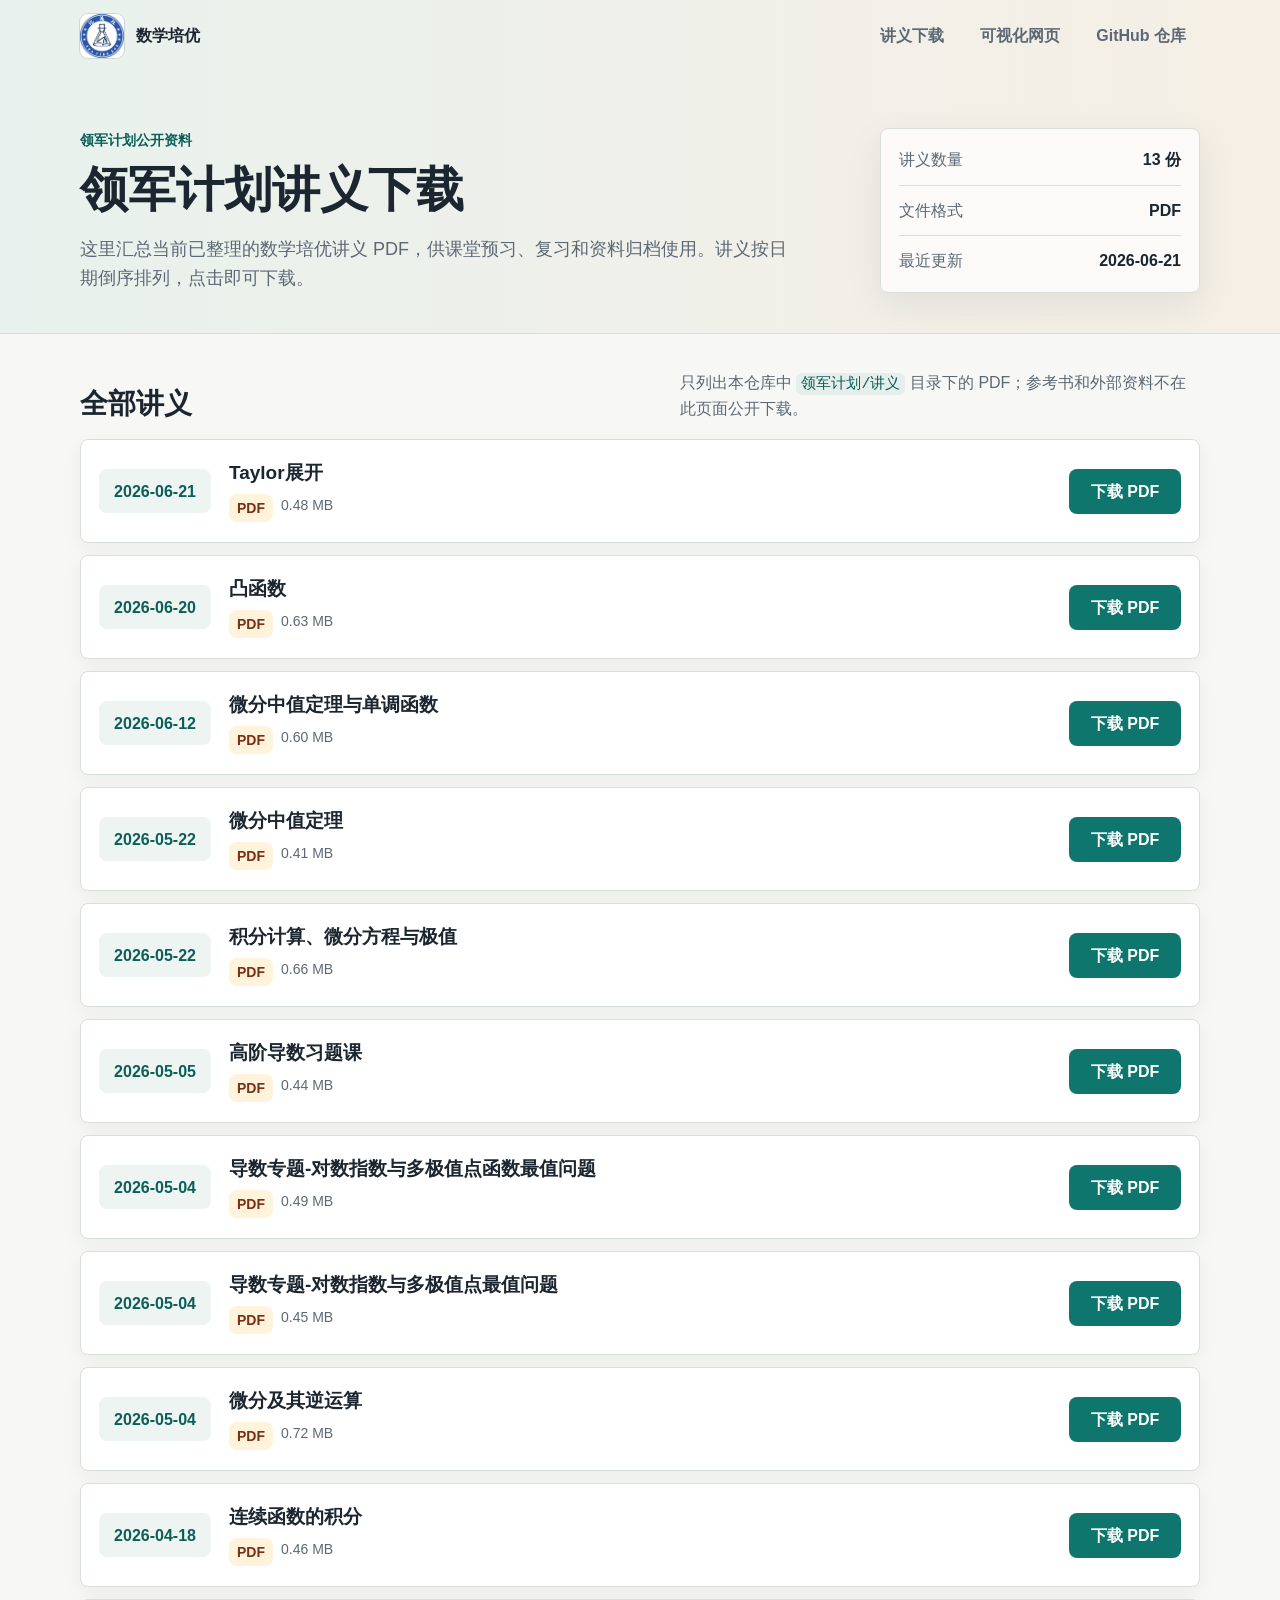
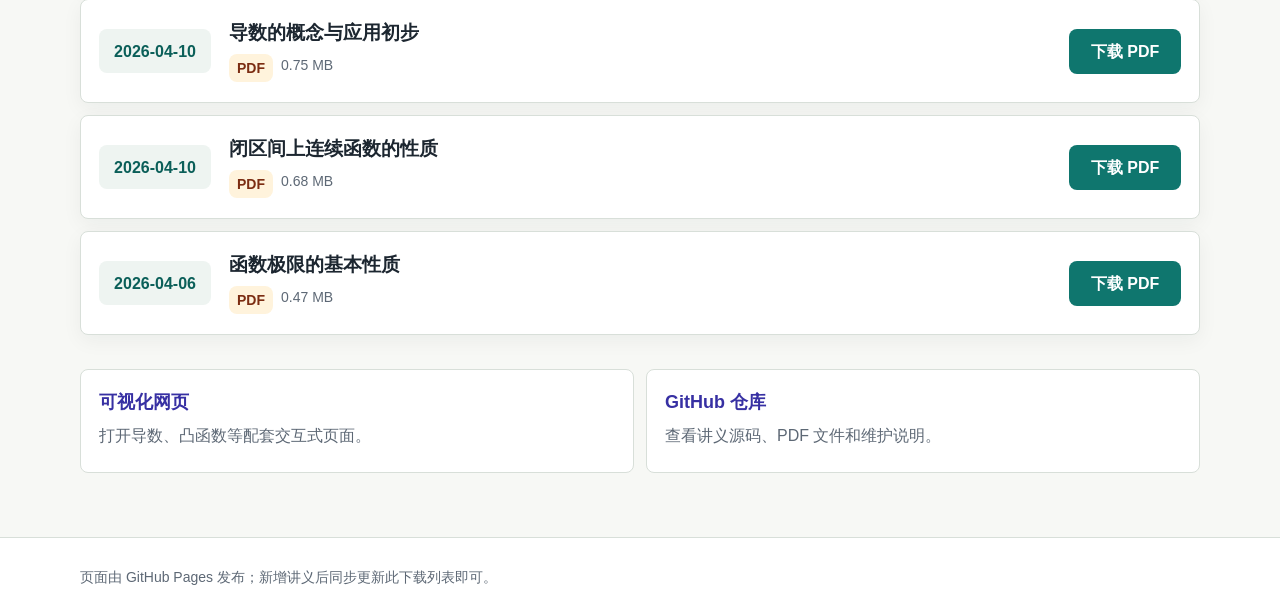
<file: index.html>
<!doctype html>
<html lang="zh-CN">
<head>
  <meta charset="utf-8">
  <meta name="viewport" content="width=device-width, initial-scale=1">
  <title>领军计划讲义下载 | 数学培优</title>
  <meta name="description" content="领军计划数学培优讲义 PDF 公开下载入口。">
  <style>
    :root {
      color-scheme: light;
      --bg: #f7f8f5;
      --surface: #ffffff;
      --surface-soft: #eef4f1;
      --ink: #1c2630;
      --muted: #5d6875;
      --line: #d8dfd9;
      --primary: #0f766e;
      --primary-dark: #0b5f59;
      --accent: #b45309;
      --accent-soft: #fff3dc;
      --indigo: #3730a3;
      --shadow: 0 12px 36px rgba(28, 38, 48, 0.08);
    }

    * {
      box-sizing: border-box;
    }

    html {
      scroll-behavior: smooth;
    }

    body {
      margin: 0;
      min-height: 100vh;
      font-family: "Microsoft YaHei", "Noto Sans CJK SC", "PingFang SC", Arial, sans-serif;
      font-size: 16px;
      line-height: 1.6;
      color: var(--ink);
      background: var(--bg);
      overflow-x: hidden;
    }

    a {
      color: inherit;
    }

    code {
      padding: 2px 5px;
      border-radius: 6px;
      background: rgba(15, 118, 110, 0.08);
      color: var(--primary-dark);
      font-family: "Consolas", "Microsoft YaHei", monospace;
      font-size: 0.94em;
      overflow-wrap: anywhere;
    }

    a:focus-visible,
    button:focus-visible {
      outline: 3px solid rgba(15, 118, 110, 0.35);
      outline-offset: 3px;
    }

    .skip-link {
      position: absolute;
      left: 16px;
      top: 12px;
      z-index: 10;
      transform: translateY(-140%);
      padding: 10px 14px;
      border-radius: 8px;
      background: var(--ink);
      color: #fff;
      text-decoration: none;
      transition: transform 160ms ease;
    }

    .skip-link:focus {
      transform: translateY(0);
    }

    .page-shell {
      width: min(1120px, calc(100% - 32px));
      margin: 0 auto;
    }

    .site-header {
      border-bottom: 1px solid var(--line);
      background:
        linear-gradient(90deg, rgba(15, 118, 110, 0.08), rgba(180, 83, 9, 0.08)),
        #fbfcf8;
    }

    .nav {
      display: flex;
      align-items: center;
      justify-content: space-between;
      gap: 24px;
      min-height: 72px;
    }

    .brand {
      display: flex;
      align-items: center;
      gap: 12px;
      min-width: 0;
      color: var(--ink);
      text-decoration: none;
      font-weight: 700;
    }

    .brand img {
      width: 44px;
      height: 44px;
      border-radius: 8px;
      object-fit: cover;
      background: #fff;
      box-shadow: 0 0 0 1px rgba(28, 38, 48, 0.12);
    }

    .brand span {
      white-space: nowrap;
    }

    .nav-links {
      display: flex;
      align-items: center;
      gap: 8px;
      flex-wrap: wrap;
      justify-content: flex-end;
    }

    .nav-links a {
      display: inline-flex;
      align-items: center;
      min-height: 44px;
      padding: 10px 14px;
      border-radius: 8px;
      color: var(--muted);
      text-decoration: none;
      font-weight: 600;
      transition: background 160ms ease, color 160ms ease;
    }

    .nav-links a:hover {
      background: rgba(15, 118, 110, 0.08);
      color: var(--primary-dark);
    }

    .hero {
      padding: 56px 0 40px;
    }

    .hero-grid {
      display: grid;
      grid-template-columns: minmax(0, 1fr) 320px;
      gap: 36px;
      align-items: end;
    }

    .eyebrow {
      margin: 0 0 12px;
      color: var(--primary-dark);
      font-size: 14px;
      font-weight: 700;
    }

    h1 {
      max-width: 760px;
      margin: 0;
      font-size: 48px;
      line-height: 1.12;
      letter-spacing: 0;
    }

    .hero-copy {
      max-width: 720px;
      margin: 18px 0 0;
      color: var(--muted);
      font-size: 18px;
      overflow-wrap: anywhere;
    }

    .summary-panel {
      display: grid;
      gap: 12px;
      min-width: 0;
      padding: 18px;
      border: 1px solid var(--line);
      border-radius: 8px;
      background: rgba(255, 255, 255, 0.72);
      box-shadow: var(--shadow);
    }

    .summary-row {
      display: grid;
      grid-template-columns: minmax(0, 1fr) auto;
      gap: 16px;
      padding-bottom: 12px;
      border-bottom: 1px solid var(--line);
    }

    .summary-row:last-child {
      padding-bottom: 0;
      border-bottom: 0;
    }

    .summary-row span:first-child {
      color: var(--muted);
    }

    .summary-row strong {
      font-variant-numeric: tabular-nums;
      text-align: right;
      overflow-wrap: anywhere;
    }

    main {
      padding: 36px 0 64px;
    }

    .section-heading {
      display: flex;
      align-items: end;
      justify-content: space-between;
      gap: 24px;
      margin-bottom: 18px;
    }

    h2 {
      margin: 0;
      font-size: 28px;
      line-height: 1.25;
      letter-spacing: 0;
    }

    .section-heading p {
      max-width: 520px;
      margin: 0;
      color: var(--muted);
    }

    .lecture-list {
      display: grid;
      gap: 12px;
      margin: 0;
      padding: 0;
      list-style: none;
    }

    .lecture-card {
      display: grid;
      grid-template-columns: 112px minmax(0, 1fr) auto;
      gap: 18px;
      align-items: center;
      min-width: 0;
      min-height: 104px;
      padding: 18px;
      border: 1px solid var(--line);
      border-radius: 8px;
      background: var(--surface);
      box-shadow: 0 6px 20px rgba(28, 38, 48, 0.05);
    }

    .date {
      display: inline-flex;
      align-items: center;
      justify-content: center;
      min-height: 44px;
      padding: 8px 10px;
      border-radius: 8px;
      background: var(--surface-soft);
      color: var(--primary-dark);
      font-weight: 800;
      font-variant-numeric: tabular-nums;
      white-space: nowrap;
    }

    .lecture-title {
      min-width: 0;
    }

    .lecture-title h3 {
      margin: 0;
      font-size: 19px;
      line-height: 1.35;
      letter-spacing: 0;
    }

    .meta {
      display: flex;
      flex-wrap: wrap;
      gap: 8px;
      margin-top: 8px;
      color: var(--muted);
      font-size: 14px;
    }

    .tag {
      display: inline-flex;
      align-items: center;
      min-height: 28px;
      padding: 3px 8px;
      border-radius: 8px;
      background: var(--accent-soft);
      color: #7c2d12;
      font-weight: 700;
    }

    .download-link {
      display: inline-flex;
      align-items: center;
      justify-content: center;
      min-width: 112px;
      min-height: 44px;
      padding: 10px 16px;
      border-radius: 8px;
      background: var(--primary);
      color: #fff;
      text-decoration: none;
      font-weight: 800;
      transition: background 160ms ease, box-shadow 160ms ease;
    }

    .download-link:hover {
      background: var(--primary-dark);
      box-shadow: 0 8px 20px rgba(15, 118, 110, 0.24);
    }

    .related {
      display: grid;
      grid-template-columns: repeat(2, minmax(0, 1fr));
      gap: 12px;
      margin-top: 34px;
    }

    .related a {
      display: block;
      min-width: 0;
      min-height: 104px;
      padding: 18px;
      border: 1px solid var(--line);
      border-radius: 8px;
      background: #fff;
      text-decoration: none;
      transition: border-color 160ms ease, transform 160ms ease;
    }

    .related a:hover {
      border-color: rgba(15, 118, 110, 0.42);
      transform: translateY(-2px);
    }

    .related strong {
      display: block;
      margin-bottom: 6px;
      color: var(--indigo);
      font-size: 18px;
    }

    .related span {
      color: var(--muted);
    }

    footer {
      padding: 28px 0;
      border-top: 1px solid var(--line);
      color: var(--muted);
      background: #fff;
      font-size: 14px;
    }

    @media (max-width: 820px) {
      .hero-grid,
      .related {
        grid-template-columns: 1fr;
      }

      h1 {
        font-size: 38px;
      }

      .section-heading {
        display: block;
      }

      .section-heading p {
        margin-top: 8px;
      }

      .lecture-card {
        grid-template-columns: 1fr;
        align-items: start;
      }

      .date {
        width: fit-content;
      }

      .download-link {
        width: 100%;
      }
    }

    @media (max-width: 560px) {
      .page-shell {
        width: min(1120px, calc(100% - 24px));
      }

      .nav {
        align-items: flex-start;
        flex-direction: column;
        gap: 8px;
        padding: 14px 0;
      }

      .nav-links {
        width: 100%;
        justify-content: flex-start;
      }

      .nav-links a {
        padding: 10px 10px 10px 0;
      }

      .hero {
        padding-top: 36px;
      }

      h1 {
        font-size: 32px;
      }

      .hero-copy {
        font-size: 16px;
      }
    }

    @media (prefers-reduced-motion: reduce) {
      *,
      *::before,
      *::after {
        scroll-behavior: auto !important;
        transition: none !important;
      }
    }
  </style>
</head>
<body>
  <a class="skip-link" href="#lectures">跳到讲义列表</a>

  <header class="site-header">
    <div class="page-shell">
      <nav class="nav" aria-label="主导航">
        <a class="brand" href="./">
          <img src="./领军计划/讲义/模板/assets/logo1.jpg" alt="数学培优标识">
          <span>数学培优</span>
        </a>
        <div class="nav-links">
          <a href="#lectures">讲义下载</a>
          <a href="./领军计划/可视化网页/">可视化网页</a>
          <a href="https://github.com/wcx12/shuxuepeiyou">GitHub 仓库</a>
        </div>
      </nav>

      <section class="hero" aria-labelledby="page-title">
        <div class="hero-grid">
          <div>
            <p class="eyebrow">领军计划公开资料</p>
            <h1 id="page-title">领军计划讲义下载</h1>
            <p class="hero-copy">
              这里汇总当前已整理的数学培优讲义 PDF，供课堂预习、复习和资料归档使用。讲义按日期倒序排列，点击即可下载。
            </p>
          </div>
          <aside class="summary-panel" aria-label="讲义概览">
            <div class="summary-row">
              <span>讲义数量</span>
              <strong><!-- LECTURE_COUNT_START -->13 份<!-- LECTURE_COUNT_END --></strong>
            </div>
            <div class="summary-row">
              <span>文件格式</span>
              <strong>PDF</strong>
            </div>
            <div class="summary-row">
              <span>最近更新</span>
              <strong><!-- LECTURE_LATEST_START -->2026-06-21<!-- LECTURE_LATEST_END --></strong>
            </div>
          </aside>
        </div>
      </section>
    </div>
  </header>

  <main id="lectures" class="page-shell">
    <section aria-labelledby="lectures-title">
      <div class="section-heading">
        <h2 id="lectures-title">全部讲义</h2>
        <p>只列出本仓库中 <code>领军计划/讲义</code> 目录下的 PDF；参考书和外部资料不在此页面公开下载。</p>
      </div>

      <ol class="lecture-list">
<!-- LECTURE_LIST_START -->
        <li class="lecture-card">
          <time class="date" datetime="2026-06-21">2026-06-21</time>
          <div class="lecture-title">
            <h3>Taylor展开</h3>
            <div class="meta">
              <span class="tag">PDF</span>
              <span>0.48 MB</span>
            </div>
          </div>
          <a class="download-link" href="./领军计划/讲义/2026-06-21-Taylor展开/Taylor展开.pdf" download>下载 PDF</a>
        </li>

        <li class="lecture-card">
          <time class="date" datetime="2026-06-20">2026-06-20</time>
          <div class="lecture-title">
            <h3>凸函数</h3>
            <div class="meta">
              <span class="tag">PDF</span>
              <span>0.63 MB</span>
            </div>
          </div>
          <a class="download-link" href="./领军计划/讲义/2026-06-20-凸函数/凸函数.pdf" download>下载 PDF</a>
        </li>

        <li class="lecture-card">
          <time class="date" datetime="2026-06-12">2026-06-12</time>
          <div class="lecture-title">
            <h3>微分中值定理与单调函数</h3>
            <div class="meta">
              <span class="tag">PDF</span>
              <span>0.60 MB</span>
            </div>
          </div>
          <a class="download-link" href="./领军计划/讲义/2026-06-12-微分中值定理与单调函数/微分中值定理与单调函数.pdf" download>下载 PDF</a>
        </li>

        <li class="lecture-card">
          <time class="date" datetime="2026-05-22">2026-05-22</time>
          <div class="lecture-title">
            <h3>微分中值定理</h3>
            <div class="meta">
              <span class="tag">PDF</span>
              <span>0.41 MB</span>
            </div>
          </div>
          <a class="download-link" href="./领军计划/讲义/2026-05-22-微分中值定理/微分中值定理.pdf" download>下载 PDF</a>
        </li>

        <li class="lecture-card">
          <time class="date" datetime="2026-05-22">2026-05-22</time>
          <div class="lecture-title">
            <h3>积分计算、微分方程与极值</h3>
            <div class="meta">
              <span class="tag">PDF</span>
              <span>0.66 MB</span>
            </div>
          </div>
          <a class="download-link" href="./领军计划/讲义/2026-05-22-积分计算、微分方程与极值/积分计算、微分方程与极值.pdf" download>下载 PDF</a>
        </li>

        <li class="lecture-card">
          <time class="date" datetime="2026-05-05">2026-05-05</time>
          <div class="lecture-title">
            <h3>高阶导数习题课</h3>
            <div class="meta">
              <span class="tag">PDF</span>
              <span>0.44 MB</span>
            </div>
          </div>
          <a class="download-link" href="./领军计划/讲义/2026-05-05-高阶导数习题课/高阶导数习题课.pdf" download>下载 PDF</a>
        </li>

        <li class="lecture-card">
          <time class="date" datetime="2026-05-04">2026-05-04</time>
          <div class="lecture-title">
            <h3>导数专题-对数指数与多极值点函数最值问题</h3>
            <div class="meta">
              <span class="tag">PDF</span>
              <span>0.49 MB</span>
            </div>
          </div>
          <a class="download-link" href="./领军计划/讲义/2026-05-04-导数专题-对数指数与多极值点函数最值问题/导数专题-对数指数与多极值点函数最值问题.pdf" download>下载 PDF</a>
        </li>

        <li class="lecture-card">
          <time class="date" datetime="2026-05-04">2026-05-04</time>
          <div class="lecture-title">
            <h3>导数专题-对数指数与多极值点最值问题</h3>
            <div class="meta">
              <span class="tag">PDF</span>
              <span>0.45 MB</span>
            </div>
          </div>
          <a class="download-link" href="./领军计划/讲义/2026-05-04-导数专题-对数指数与多极值点最值问题/导数专题-对数指数与多极值点最值问题.pdf" download>下载 PDF</a>
        </li>

        <li class="lecture-card">
          <time class="date" datetime="2026-05-04">2026-05-04</time>
          <div class="lecture-title">
            <h3>微分及其逆运算</h3>
            <div class="meta">
              <span class="tag">PDF</span>
              <span>0.72 MB</span>
            </div>
          </div>
          <a class="download-link" href="./领军计划/讲义/2026-05-04-微分及其逆运算/微分及其逆运算.pdf" download>下载 PDF</a>
        </li>

        <li class="lecture-card">
          <time class="date" datetime="2026-04-18">2026-04-18</time>
          <div class="lecture-title">
            <h3>连续函数的积分</h3>
            <div class="meta">
              <span class="tag">PDF</span>
              <span>0.46 MB</span>
            </div>
          </div>
          <a class="download-link" href="./领军计划/讲义/2026-04-18-连续函数的积分/连续函数的积分.pdf" download>下载 PDF</a>
        </li>

        <li class="lecture-card">
          <time class="date" datetime="2026-04-10">2026-04-10</time>
          <div class="lecture-title">
            <h3>导数的概念与应用初步</h3>
            <div class="meta">
              <span class="tag">PDF</span>
              <span>0.75 MB</span>
            </div>
          </div>
          <a class="download-link" href="./领军计划/讲义/2026-04-10-导数的概念与应用初步/导数的概念与应用初步.pdf" download>下载 PDF</a>
        </li>

        <li class="lecture-card">
          <time class="date" datetime="2026-04-10">2026-04-10</time>
          <div class="lecture-title">
            <h3>闭区间上连续函数的性质</h3>
            <div class="meta">
              <span class="tag">PDF</span>
              <span>0.68 MB</span>
            </div>
          </div>
          <a class="download-link" href="./领军计划/讲义/2026-04-10-闭区间上连续函数的性质/闭区间上连续函数的性质.pdf" download>下载 PDF</a>
        </li>

        <li class="lecture-card">
          <time class="date" datetime="2026-04-06">2026-04-06</time>
          <div class="lecture-title">
            <h3>函数极限的基本性质</h3>
            <div class="meta">
              <span class="tag">PDF</span>
              <span>0.47 MB</span>
            </div>
          </div>
          <a class="download-link" href="./领军计划/讲义/2026-04-06-函数极限的基本性质/函数极限的基本性质.pdf" download>下载 PDF</a>
        </li>
      <!-- LECTURE_LIST_END -->
      </ol>
    </section>

    <section class="related" aria-label="相关入口">
      <a href="./领军计划/可视化网页/">
        <strong>可视化网页</strong>
        <span>打开导数、凸函数等配套交互式页面。</span>
      </a>
      <a href="https://github.com/wcx12/shuxuepeiyou">
        <strong>GitHub 仓库</strong>
        <span>查看讲义源码、PDF 文件和维护说明。</span>
      </a>
    </section>
  </main>

  <footer>
    <div class="page-shell">
      页面由 GitHub Pages 发布；新增讲义后同步更新此下载列表即可。
    </div>
  </footer>
</body>
</html>
</file>
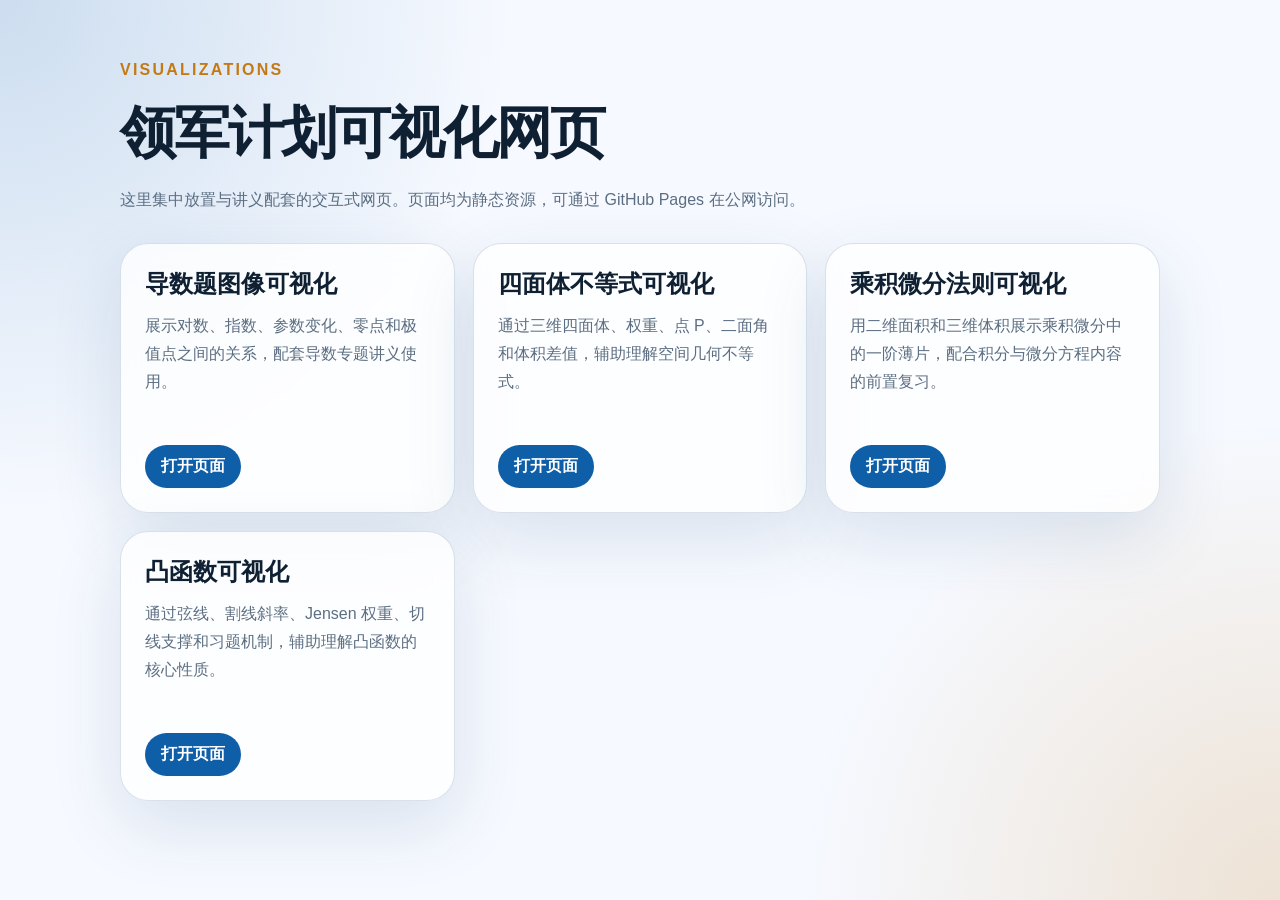
<file: 领军计划/可视化网页/index.html>
<!doctype html>
<html lang="zh-CN">
<head>
  <meta charset="utf-8">
  <meta name="viewport" content="width=device-width, initial-scale=1">
  <title>领军计划可视化网页</title>
  <style>
    :root {
      --ink: #102033;
      --muted: #5c6e82;
      --blue: #0e5ea8;
      --gold: #c47a14;
      --line: rgba(25, 77, 130, 0.16);
      --card: rgba(255, 255, 255, 0.78);
    }
    body {
      margin: 0;
      min-height: 100vh;
      font-family: "Microsoft YaHei", "Noto Sans CJK SC", sans-serif;
      color: var(--ink);
      background:
        radial-gradient(circle at top left, rgba(14, 94, 168, 0.18), transparent 32rem),
        radial-gradient(circle at bottom right, rgba(196, 122, 20, 0.18), transparent 30rem),
        #f6f9ff;
    }
    main {
      width: min(1040px, calc(100% - 32px));
      margin: 0 auto;
      padding: 56px 0;
    }
    header {
      margin-bottom: 28px;
    }
    .eyebrow {
      margin: 0 0 12px;
      color: var(--gold);
      font-weight: 800;
      letter-spacing: 0.14em;
    }
    h1 {
      margin: 0 0 14px;
      font-size: clamp(32px, 6vw, 56px);
      letter-spacing: -0.04em;
    }
    .lead {
      max-width: 760px;
      margin: 0;
      color: var(--muted);
      line-height: 1.8;
    }
    .grid {
      display: grid;
      gap: 18px;
      grid-template-columns: repeat(auto-fit, minmax(280px, 1fr));
    }
    .card {
      min-height: 220px;
      display: flex;
      flex-direction: column;
      justify-content: space-between;
      padding: 24px;
      border: 1px solid var(--line);
      border-radius: 28px;
      background: var(--card);
      box-shadow: 0 24px 70px rgba(24, 68, 115, 0.13);
      backdrop-filter: blur(16px);
    }
    h2 {
      margin: 0 0 12px;
      font-size: 24px;
    }
    p {
      margin: 0;
      color: var(--muted);
      line-height: 1.75;
    }
    a.button {
      display: inline-flex;
      width: fit-content;
      margin-top: 22px;
      padding: 11px 16px;
      border-radius: 999px;
      color: #fff;
      background: var(--blue);
      text-decoration: none;
      font-weight: 800;
    }
  </style>
</head>
<body>
  <main>
    <header>
      <p class="eyebrow">VISUALIZATIONS</p>
      <h1>领军计划可视化网页</h1>
      <p class="lead">这里集中放置与讲义配套的交互式网页。页面均为静态资源，可通过 GitHub Pages 在公网访问。</p>
    </header>

    <section class="grid">
      <article class="card">
        <div>
          <h2>导数题图像可视化</h2>
          <p>展示对数、指数、参数变化、零点和极值点之间的关系，配套导数专题讲义使用。</p>
        </div>
        <a class="button" href="./2026-05-04-导数题图像可视化/">打开页面</a>
      </article>

      <article class="card">
        <div>
          <h2>四面体不等式可视化</h2>
          <p>通过三维四面体、权重、点 P、二面角和体积差值，辅助理解空间几何不等式。</p>
        </div>
        <a class="button" href="./2026-05-04-四面体不等式可视化/">打开页面</a>
      </article>

      <article class="card">
        <div>
          <h2>乘积微分法则可视化</h2>
          <p>用二维面积和三维体积展示乘积微分中的一阶薄片，配合积分与微分方程内容的前置复习。</p>
        </div>
        <a class="button" href="./2026-05-22-乘积微分法则可视化/">打开页面</a>
      </article>

      <article class="card">
        <div>
          <h2>凸函数可视化</h2>
          <p>通过弦线、割线斜率、Jensen 权重、切线支撑和习题机制，辅助理解凸函数的核心性质。</p>
        </div>
        <a class="button" href="./2026-06-20-凸函数可视化/">打开页面</a>
      </article>
    </section>
  </main>
</body>
</html>
</file>
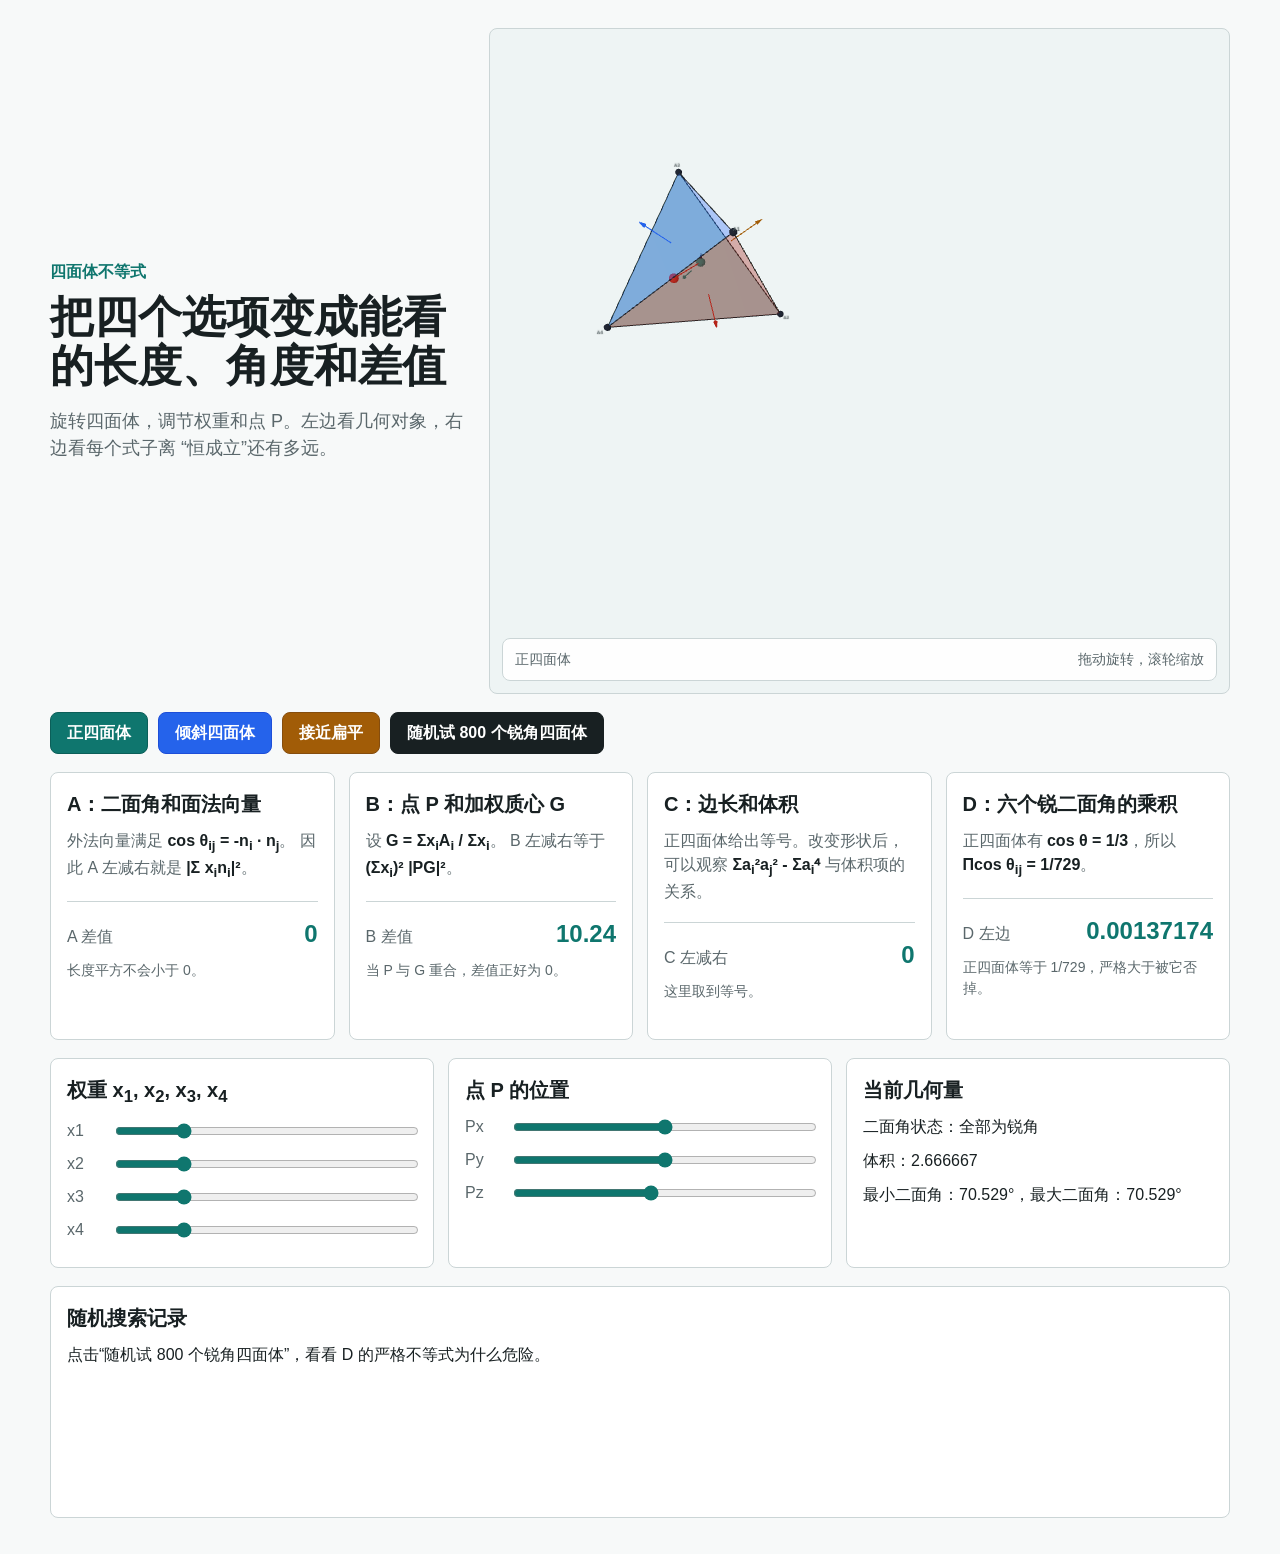
<file: 领军计划/可视化网页/2026-05-04-四面体不等式可视化/index.html>
<!doctype html>
<html lang="zh-CN">
  <head>
    <meta charset="utf-8" />
    <meta name="viewport" content="width=device-width, initial-scale=1" />
    <title>四面体不等式可视化</title>
    <link rel="stylesheet" href="./styles.css" />
  </head>
  <body>
    <main>
      <section class="stage">
        <div class="copy">
          <p class="eyebrow">四面体不等式</p>
          <h1>把四个选项变成能看的长度、角度和差值</h1>
          <p>
            旋转四面体，调节权重和点 P。左边看几何对象，右边看每个式子离
            “恒成立”还有多远。
          </p>
        </div>
        <div class="scene-wrap">
          <div id="scene"></div>
          <div class="scene-note">
            <span id="shapeName">正四面体</span>
            <span>拖动旋转，滚轮缩放</span>
          </div>
        </div>
      </section>

      <section class="toolbar">
        <button id="regularBtn" type="button">正四面体</button>
        <button id="tiltBtn" type="button">倾斜四面体</button>
        <button id="flatBtn" type="button">接近扁平</button>
        <button id="scanBtn" type="button">随机试 800 个锐角四面体</button>
      </section>

      <section class="grid">
        <article class="panel">
          <h2>A：二面角和面法向量</h2>
          <p>
            外法向量满足
            <span class="math">cos θ<sub>ij</sub> = -n<sub>i</sub> · n<sub>j</sub></span>。
            因此 A 左减右就是
            <span class="math">|Σ x<sub>i</sub>n<sub>i</sub>|²</span>。
          </p>
          <div class="metric">
            <span>A 差值</span>
            <strong id="aGap">0</strong>
          </div>
          <p class="hint" id="aHint">长度平方不会小于 0。</p>
        </article>

        <article class="panel">
          <h2>B：点 P 和加权质心 G</h2>
          <p>
            设 <span class="math">G = Σx<sub>i</sub>A<sub>i</sub> / Σx<sub>i</sub></span>。
            B 左减右等于
            <span class="math">(Σx<sub>i</sub>)² |PG|²</span>。
          </p>
          <div class="metric">
            <span>B 差值</span>
            <strong id="bGap">0</strong>
          </div>
          <p class="hint" id="bHint">当 P 与 G 重合，差值正好为 0。</p>
        </article>

        <article class="panel">
          <h2>C：边长和体积</h2>
          <p>
            正四面体给出等号。改变形状后，可以观察
            <span class="math">Σa<sub>i</sub>²a<sub>j</sub>² - Σa<sub>i</sub>⁴</span>
            与体积项的关系。
          </p>
          <div class="metric">
            <span>C 左减右</span>
            <strong id="cGap">0</strong>
          </div>
          <p class="hint" id="cHint">正四面体是 sharp 的参照模型。</p>
        </article>

        <article class="panel">
          <h2>D：六个锐二面角的乘积</h2>
          <p>
            正四面体有
            <span class="math">cos θ = 1/3</span>，所以
            <span class="math">Πcos θ<sub>ij</sub> = 1/729</span>。
          </p>
          <div class="metric">
            <span>D 左边</span>
            <strong id="dValue">0</strong>
          </div>
          <p class="hint" id="dHint">如果选项写严格大于，正四面体会卡住它。</p>
        </article>
      </section>

      <section class="controls">
        <div class="control-group">
          <h2>权重 x<sub>1</sub>, x<sub>2</sub>, x<sub>3</sub>, x<sub>4</sub></h2>
          <label>x1 <input id="x1" type="range" min="0.2" max="4" step="0.1" value="1" /></label>
          <label>x2 <input id="x2" type="range" min="0.2" max="4" step="0.1" value="1" /></label>
          <label>x3 <input id="x3" type="range" min="0.2" max="4" step="0.1" value="1" /></label>
          <label>x4 <input id="x4" type="range" min="0.2" max="4" step="0.1" value="1" /></label>
        </div>

        <div class="control-group">
          <h2>点 P 的位置</h2>
          <label>Px <input id="px" type="range" min="-2" max="2" step="0.05" value="0" /></label>
          <label>Py <input id="py" type="range" min="-2" max="2" step="0.05" value="0" /></label>
          <label>Pz <input id="pz" type="range" min="-1" max="3" step="0.05" value="0.8" /></label>
        </div>

        <div class="control-group facts">
          <h2>当前几何量</h2>
          <p id="acuteState">二面角状态：计算中</p>
          <p id="volumeState">体积：计算中</p>
          <p id="angleState">最小二面角：计算中</p>
        </div>
      </section>

      <section class="scan">
        <h2>随机搜索记录</h2>
        <p id="scanSummary">点击“随机试 800 个锐角四面体”，看看 D 的严格不等式为什么危险。</p>
        <div id="scanBars" class="bars" aria-label="随机搜索结果"></div>
      </section>
    </main>

    <script src="./vendor/three.min.js"></script>
    <script src="./app.js"></script>
  </body>
</html>
</file>
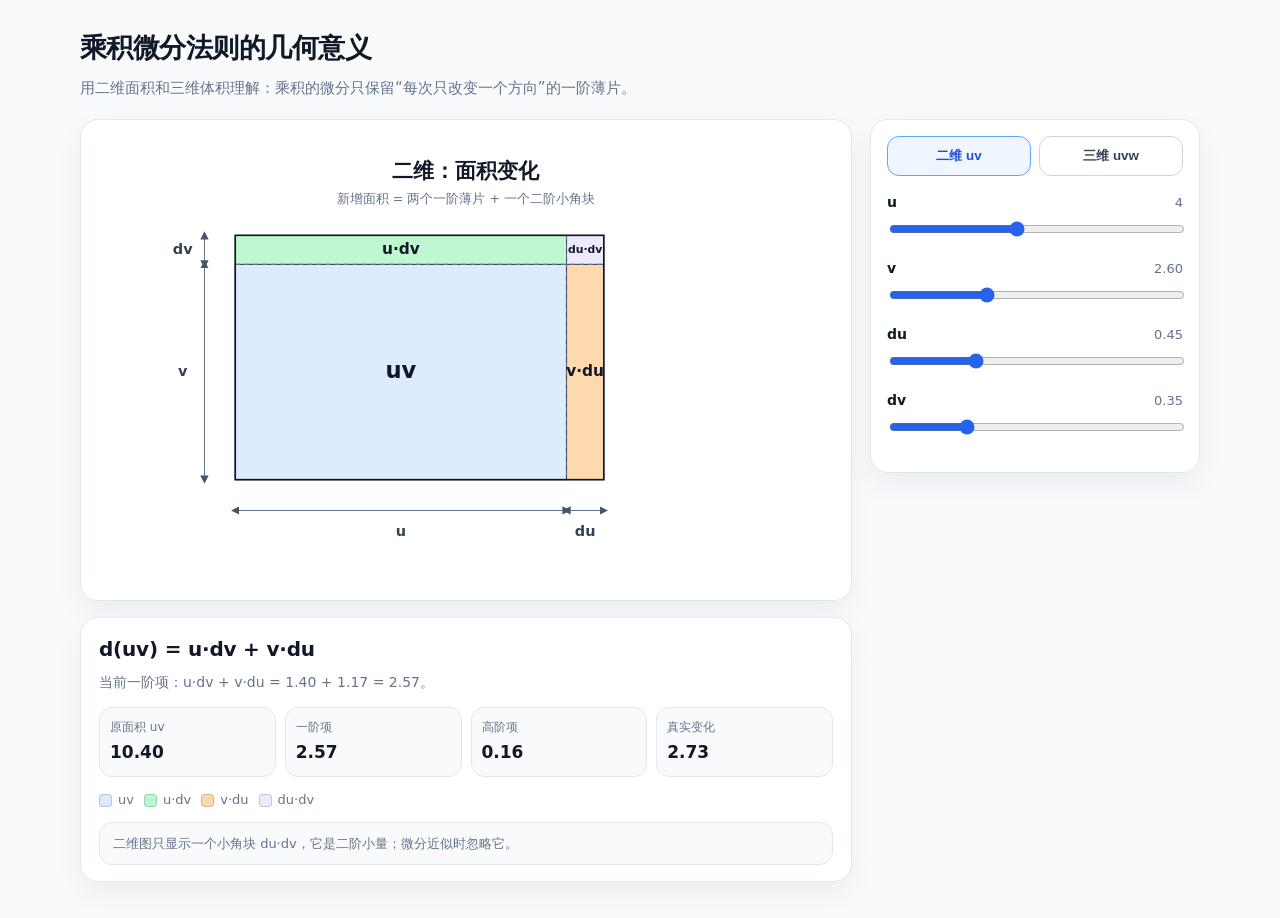
<file: 领军计划/可视化网页/2026-05-22-乘积微分法则可视化/index.html>
<!DOCTYPE html>
<html lang="zh-CN">
<head>
  <meta charset="UTF-8" />
  <meta name="viewport" content="width=device-width, initial-scale=1.0" />
  <title>乘积微分法则：二维与三维可视化</title>
  <style>
    :root {
      --bg: #f8fafc;
      --panel: #ffffff;
      --ink: #111827;
      --muted: #64748b;
      --line: #334155;
      --soft-line: #94a3b8;
      --base: #dbeafe;
      --du: #fed7aa;
      --dv: #bbf7d0;
      --dw: #fef3c7;
      --corner: #ede9fe;
      --accent: #2563eb;
    }

    * { box-sizing: border-box; }

    body {
      margin: 0;
      font-family: ui-sans-serif, system-ui, -apple-system, BlinkMacSystemFont, "Segoe UI", sans-serif;
      background: var(--bg);
      color: var(--ink);
      line-height: 1.5;
    }

    .wrap {
      max-width: 1160px;
      margin: 0 auto;
      padding: 28px 20px 36px;
    }

    h1 {
      margin: 0 0 8px;
      font-size: 27px;
      font-weight: 760;
      letter-spacing: -0.02em;
    }

    .subtitle {
      margin: 0 0 20px;
      color: var(--muted);
      font-size: 15px;
    }

    .layout {
      display: grid;
      grid-template-columns: minmax(0, 1fr) 330px;
      gap: 18px;
      align-items: start;
    }

    .card {
      background: var(--panel);
      border: 1px solid #e2e8f0;
      border-radius: 18px;
      box-shadow: 0 12px 28px rgba(15, 23, 42, 0.055);
    }

    .canvas-card {
      padding: 14px;
      overflow: hidden;
    }

    svg {
      width: 100%;
      height: auto;
      display: block;
      border-radius: 14px;
      background: #ffffff;
    }

    .controls {
      padding: 16px;
    }

    .mode {
      display: grid;
      grid-template-columns: 1fr 1fr;
      gap: 8px;
      margin-bottom: 16px;
    }

    button {
      border: 1px solid #cbd5e1;
      background: #fff;
      color: #334155;
      border-radius: 12px;
      padding: 10px 12px;
      font-weight: 650;
      cursor: pointer;
    }

    button.active {
      background: #eff6ff;
      border-color: #60a5fa;
      color: #1d4ed8;
    }

    .control { margin-bottom: 14px; }
    .control:last-child { margin-bottom: 0; }

    .label-row {
      display: flex;
      justify-content: space-between;
      align-items: baseline;
      margin-bottom: 6px;
      gap: 12px;
    }

    label { font-weight: 650; font-size: 14px; }
    .value { font-variant-numeric: tabular-nums; color: var(--muted); font-size: 13px; }
    input[type="range"] { width: 100%; accent-color: var(--accent); }

    .formula-card {
      margin-top: 16px;
      padding: 16px 18px;
    }

    .formula {
      font-size: 20px;
      font-weight: 760;
      letter-spacing: -0.01em;
      margin-bottom: 8px;
    }

    .explain {
      color: var(--muted);
      font-size: 14px;
      margin: 0;
    }

    .metrics {
      display: grid;
      grid-template-columns: repeat(4, 1fr);
      gap: 9px;
      margin-top: 14px;
    }

    .metric {
      border: 1px solid #e2e8f0;
      border-radius: 13px;
      padding: 10px;
      background: #f8fafc;
      min-height: 70px;
    }

    .metric .name {
      font-size: 12px;
      color: var(--muted);
      margin-bottom: 4px;
      white-space: nowrap;
    }

    .metric .num {
      font-size: 17px;
      font-weight: 760;
      font-variant-numeric: tabular-nums;
    }

    .legend {
      display: flex;
      gap: 10px;
      flex-wrap: wrap;
      margin-top: 13px;
      font-size: 13px;
      color: var(--muted);
    }

    .legend-item {
      display: inline-flex;
      align-items: center;
      gap: 6px;
    }

    .swatch {
      width: 13px;
      height: 13px;
      border-radius: 4px;
      border: 1px solid rgba(15, 23, 42, 0.18);
    }

    .note {
      margin-top: 12px;
      padding: 11px 13px;
      background: #f8fafc;
      border: 1px solid #e2e8f0;
      border-radius: 13px;
      font-size: 13px;
      color: var(--muted);
    }

    .hidden { display: none; }

    @media (max-width: 900px) {
      .layout { grid-template-columns: 1fr; }
      .controls { order: -1; }
      .metrics { grid-template-columns: 1fr 1fr; }
    }
  </style>
</head>
<body>
  <main class="wrap">
    <h1>乘积微分法则的几何意义</h1>
    <p class="subtitle">用二维面积和三维体积理解：乘积的微分只保留“每次只改变一个方向”的一阶薄片。</p>

    <section class="layout">
      <div>
        <div class="card canvas-card">
          <svg id="viz" viewBox="0 0 820 500" role="img" aria-label="乘积微分法则二维与三维可视化">
            <defs>
              <marker id="arrow" markerWidth="8" markerHeight="8" refX="4" refY="4" orient="auto-start-reverse">
                <path d="M0,0 L8,4 L0,8 z" fill="#475569" />
              </marker>
            </defs>
            <rect x="0" y="0" width="820" height="500" fill="#fff" />
            <g id="plot"></g>
          </svg>
        </div>

        <div class="card formula-card">
          <div class="formula" id="formulaLine"></div>
          <p class="explain" id="explainLine"></p>
          <div class="metrics">
            <div class="metric"><div class="name" id="baseName">原量</div><div class="num" id="mBase"></div></div>
            <div class="metric"><div class="name">一阶项</div><div class="num" id="mLinear"></div></div>
            <div class="metric"><div class="name">高阶项</div><div class="num" id="mHigher"></div></div>
            <div class="metric"><div class="name">真实变化</div><div class="num" id="mTotal"></div></div>
          </div>
          <div class="legend" id="legend"></div>
          <div class="note" id="note"></div>
        </div>
      </div>

      <aside class="card controls">
        <div class="mode">
          <button id="mode2" class="active">二维 uv</button>
          <button id="mode3">三维 uvw</button>
        </div>
        <div class="control">
          <div class="label-row"><label for="u">u</label><span class="value" id="uVal"></span></div>
          <input id="u" type="range" min="1" max="8" step="0.1" value="4" />
        </div>
        <div class="control">
          <div class="label-row"><label for="v">v</label><span class="value" id="vVal"></span></div>
          <input id="v" type="range" min="1" max="6" step="0.1" value="2.6" />
        </div>
        <div class="control" id="wControl">
          <div class="label-row"><label for="w">w</label><span class="value" id="wVal"></span></div>
          <input id="w" type="range" min="1" max="5" step="0.1" value="2.2" />
        </div>
        <div class="control">
          <div class="label-row"><label for="du">du</label><span class="value" id="duVal"></span></div>
          <input id="du" type="range" min="0" max="1.6" step="0.05" value="0.45" />
        </div>
        <div class="control">
          <div class="label-row"><label for="dv">dv</label><span class="value" id="dvVal"></span></div>
          <input id="dv" type="range" min="0" max="1.4" step="0.05" value="0.35" />
        </div>
        <div class="control" id="dwControl">
          <div class="label-row"><label for="dw">dw</label><span class="value" id="dwVal"></span></div>
          <input id="dw" type="range" min="0" max="1.2" step="0.05" value="0.3" />
        </div>
      </aside>
    </section>
  </main>

  <script>
    let mode = 2;
    const ids = ["u", "v", "w", "du", "dv", "dw"];
    const $ = id => document.getElementById(id);
    const plot = $("plot");
    const fmt = x => Number(x).toFixed(2).replace(/\.00$/, "");

    function svgEl(name, attrs = {}) {
      const el = document.createElementNS("http://www.w3.org/2000/svg", name);
      for (const [k, v] of Object.entries(attrs)) el.setAttribute(k, v);
      return el;
    }

    function text(x, y, content, size = 17, weight = 650, anchor = "middle", color = "#111827") {
      const el = svgEl("text", {
        x, y,
        "font-size": size,
        "font-weight": weight,
        "text-anchor": anchor,
        "dominant-baseline": "middle",
        fill: color
      });
      el.textContent = content;
      return el;
    }

    function rect(x, y, w, h, fill, stroke = "#334155", sw = 1.35, opacity = 1) {
      return svgEl("rect", {
        x, y,
        width: Math.max(0, w),
        height: Math.max(0, h),
        fill, stroke,
        "stroke-width": sw,
        opacity
      });
    }

    function line(x1, y1, x2, y2, opts = {}) {
      const el = svgEl("line", {
        x1, y1, x2, y2,
        stroke: opts.stroke || "#475569",
        "stroke-width": opts.sw || 1.25
      });
      if (opts.dash) el.setAttribute("stroke-dasharray", opts.dash);
      if (opts.arrow) {
        el.setAttribute("marker-start", "url(#arrow)");
        el.setAttribute("marker-end", "url(#arrow)");
      }
      return el;
    }

    function poly(points, fill, stroke = "#334155", opacity = 1, sw = 1.25) {
      return svgEl("polygon", {
        points: points.map(p => p.join(",")).join(" "),
        fill, stroke,
        opacity,
        "stroke-width": sw,
        "stroke-linejoin": "round"
      });
    }

    function pAdd(a, b) { return [a[0] + b[0], a[1] + b[1]]; }

    function setLegend(items) {
      $("legend").innerHTML = items.map(([color, label]) =>
        `<span class="legend-item"><span class="swatch" style="background:${color}"></span>${label}</span>`
      ).join("");
    }

    function drawDim(x1, y1, x2, y2, label, lx, ly) {
      plot.appendChild(line(x1, y1, x2, y2, { arrow: true, stroke: "#64748b", sw: 1.15 }));
      plot.appendChild(text(lx, ly, label, 16, 650, "middle", "#334155"));
    }

    function draw2D(u, v, du, dv) {
      const base = u * v;
      const firstTop = u * dv;
      const firstRight = v * du;
      const corner = du * dv;
      const linear = firstTop + firstRight;
      const total = linear + corner;

      $("baseName").textContent = "原面积 uv";
      $("mBase").textContent = fmt(base);
      $("mLinear").textContent = fmt(linear);
      $("mHigher").textContent = fmt(corner);
      $("mTotal").textContent = fmt(total);
      $("formulaLine").innerHTML = "d(uv) = u·dv + v·du";
      $("explainLine").innerHTML = `当前一阶项：u·dv + v·du = ${fmt(firstTop)} + ${fmt(firstRight)} = ${fmt(linear)}。`;
      $("note").textContent = "二维图只显示一个小角块 du·dv，它是二阶小量；微分近似时忽略它。";
      setLegend([
        ["var(--base)", "uv"],
        ["var(--dv)", "u·dv"],
        ["var(--du)", "v·du"],
        ["var(--corner)", "du·dv"]
      ]);

      const x0 = 155, y0 = 382;
      const scale = Math.min(470 / (u + du || 1), 270 / (v + dv || 1));
      const U = u * scale, V = v * scale, DU = du * scale, DV = dv * scale;

      plot.appendChild(text(410, 42, "二维：面积变化", 23, 760));
      plot.appendChild(text(410, 72, "新增面积 = 两个一阶薄片 + 一个二阶小角块", 14, 500, "middle", "#64748b"));

      plot.appendChild(rect(x0, y0 - V, U, V, "var(--base)", "#334155", 1.35, 0.95));
      plot.appendChild(rect(x0, y0 - V - DV, U, DV, "var(--dv)", "#334155", 1.1, 0.95));
      plot.appendChild(rect(x0 + U, y0 - V, DU, V, "var(--du)", "#334155", 1.1, 0.95));
      plot.appendChild(rect(x0 + U, y0 - V - DV, DU, DV, "var(--corner)", "#334155", 1.1, 0.95));

      plot.appendChild(line(x0 + U, y0 - V - DV, x0 + U, y0, { dash: "5 5", stroke: "#64748b" }));
      plot.appendChild(line(x0, y0 - V, x0 + U + DU, y0 - V, { dash: "5 5", stroke: "#64748b" }));
      plot.appendChild(rect(x0, y0 - V - DV, U + DU, V + DV, "none", "#0f172a", 1.8));

      plot.appendChild(text(x0 + U / 2, y0 - V / 2, "uv", 25, 760));
      if (DV > 17) plot.appendChild(text(x0 + U / 2, y0 - V - DV / 2, "u·dv", 17, 720));
      if (DU > 20) plot.appendChild(text(x0 + U + DU / 2, y0 - V / 2, "v·du", 17, 720));
      if (DU > 18 && DV > 15) plot.appendChild(text(x0 + U + DU / 2, y0 - V - DV / 2, "du·dv", 12, 700));

      drawDim(x0, y0 + 34, x0 + U, y0 + 34, "u", x0 + U / 2, y0 + 58);
      if (DU > 8) drawDim(x0 + U, y0 + 34, x0 + U + DU, y0 + 34, "du", x0 + U + DU / 2, y0 + 58);
      drawDim(x0 - 34, y0, x0 - 34, y0 - V, "v", x0 - 58, y0 - V / 2);
      if (DV > 8) drawDim(x0 - 34, y0 - V, x0 - 34, y0 - V - DV, "dv", x0 - 58, y0 - V - DV / 2);
    }

    function boxPoints(O, ax, ay, az) {
      const A = pAdd(O, ax), B = pAdd(O, ay), C = pAdd(O, az);
      const AB = pAdd(A, ay), AC = pAdd(A, az), BC = pAdd(B, az), ABC = pAdd(AB, az);
      return { O, A, B, C, AB, AC, BC, ABC };
    }

    function drawCuboid(O, ax, ay, az, fill, label, labelOffset = [0, 0], opacity = 0.86) {
      const p = boxPoints(O, ax, ay, az);
      plot.appendChild(poly([p.O, p.A, p.AB, p.B], fill, "#334155", opacity));
      plot.appendChild(poly([p.B, p.AB, p.ABC, p.BC], fill, "#334155", opacity * 0.96));
      plot.appendChild(poly([p.A, p.AC, p.ABC, p.AB], fill, "#334155", opacity * 0.92));
      plot.appendChild(poly([p.C, p.AC, p.ABC, p.BC], fill, "#334155", opacity * 0.72));

      plot.appendChild(line(p.O[0], p.O[1], p.A[0], p.A[1], { stroke: "#334155" }));
      plot.appendChild(line(p.O[0], p.O[1], p.B[0], p.B[1], { stroke: "#334155" }));
      plot.appendChild(line(p.O[0], p.O[1], p.C[0], p.C[1], { stroke: "#334155" }));
      plot.appendChild(line(p.A[0], p.A[1], p.AB[0], p.AB[1], { stroke: "#334155" }));
      plot.appendChild(line(p.B[0], p.B[1], p.AB[0], p.AB[1], { stroke: "#334155" }));
      plot.appendChild(line(p.C[0], p.C[1], p.AC[0], p.AC[1], { stroke: "#334155" }));
      plot.appendChild(line(p.A[0], p.A[1], p.AC[0], p.AC[1], { stroke: "#334155" }));
      plot.appendChild(line(p.B[0], p.B[1], p.BC[0], p.BC[1], { stroke: "#334155" }));
      plot.appendChild(line(p.C[0], p.C[1], p.BC[0], p.BC[1], { stroke: "#334155" }));
      plot.appendChild(line(p.AB[0], p.AB[1], p.ABC[0], p.ABC[1], { stroke: "#334155" }));
      plot.appendChild(line(p.AC[0], p.AC[1], p.ABC[0], p.ABC[1], { stroke: "#334155" }));
      plot.appendChild(line(p.BC[0], p.BC[1], p.ABC[0], p.ABC[1], { stroke: "#334155" }));

      if (label) {
        const center = [(p.O[0] + p.ABC[0]) / 2 + labelOffset[0], (p.O[1] + p.ABC[1]) / 2 + labelOffset[1]];
        plot.appendChild(text(center[0], center[1], label, 17, 760));
      }
      return p;
    }

    function leader(x1, y1, x2, y2, label, color) {
      plot.appendChild(line(x1, y1, x2, y2, { stroke: "#64748b", sw: 1 }));
      plot.appendChild(svgEl("circle", { cx: x1, cy: y1, r: 3.2, fill: color, stroke: "#334155", "stroke-width": 1 }));
      plot.appendChild(text(x2 + 8, y2, label, 15, 720, "start", color));
    }

    function draw3D(u, v, w, du, dv, dw) {
      const base = u * v * w;
      const tDu = v * w * du;
      const tDv = u * w * dv;
      const tDw = u * v * dw;
      const linear = tDu + tDv + tDw;
      const total = (u + du) * (v + dv) * (w + dw) - base;
      const higher = total - linear;

      $("baseName").textContent = "原体积 uvw";
      $("mBase").textContent = fmt(base);
      $("mLinear").textContent = fmt(linear);
      $("mHigher").textContent = fmt(higher);
      $("mTotal").textContent = fmt(total);
      $("formulaLine").innerHTML = "d(uvw) = vw·du + uw·dv + uv·dw";
      $("explainLine").innerHTML = `当前一阶项：vw·du + uw·dv + uv·dw = ${fmt(tDu)} + ${fmt(tDv)} + ${fmt(tDw)} = ${fmt(linear)}。`;
      $("note").textContent = "三维图只强调三个一阶薄片。其他同时改变两个或三个方向形成的小块统一记为高阶项，不再逐块画出。";
      setLegend([
        ["var(--base)", "uvw"],
        ["var(--du)", "vw·du"],
        ["var(--dv)", "uw·dv"],
        ["var(--dw)", "uv·dw"],
        ["var(--corner)", "高阶项"]
      ]);

      plot.appendChild(text(410, 42, "三维：体积变化", 23, 760));
      plot.appendChild(text(410, 72, "只突出三个一阶薄片；高阶小块合并标注", 14, 500, "middle", "#64748b"));

      const scale = Math.min(330 / (u + du), 210 / (v + dv), 200 / (w + dw));
      const O = [175, 382];
      const ax = [u * scale, 0];
      const ay = [v * scale * 0.55, -v * scale * 0.34];
      const az = [0, -w * scale];
      const dax = [du * scale, 0];
      const day = [dv * scale * 0.55, -dv * scale * 0.34];
      const daz = [0, -dw * scale];

      const pBase = drawCuboid(O, ax, ay, az, "var(--base)", "uvw", [6, 4], 0.92);

      // Three first-order slabs, placed only on the positive faces.
      const pDu = drawCuboid(pBase.A, dax, ay, az, "var(--du)", "", [0, 0], 0.9);
      const pDv = drawCuboid(pBase.B, ax, day, az, "var(--dv)", "", [0, 0], 0.82);
      const pDw = drawCuboid(pBase.C, ax, ay, daz, "var(--dw)", "", [0, 0], 0.88);

      // One tiny symbolic higher-order corner only; do not clutter the drawing.
      const cornerO = pBase.ABC;
      const tiny = 18;
      plot.appendChild(poly([
        cornerO,
        [cornerO[0] + tiny, cornerO[1]],
        [cornerO[0] + tiny + 10, cornerO[1] - 8],
        [cornerO[0] + 10, cornerO[1] - 8]
      ], "var(--corner)", "#334155", 0.9));

      // Clean leader labels on the right, outside the cuboid.
      const labelX = 640;
      leader(pDu.AB[0] - 3, pDu.AB[1] + 28, labelX, 180, "vw·du", "#c2410c");
      leader(pDv.ABC[0] - 5, pDv.ABC[1] + 20, labelX, 220, "uw·dv", "#15803d");
      leader(pDw.ABC[0] - 12, pDw.ABC[1] + 14, labelX, 260, "uv·dw", "#a16207");
      leader(cornerO[0] + 15, cornerO[1] - 7, labelX, 300, "高阶项", "#7e22ce");

      // Minimal dimension marks.
      drawDim(O[0], O[1] + 30, O[0] + ax[0], O[1] + 30, "u", O[0] + ax[0] / 2, O[1] + 54);
      drawDim(O[0] - 28, O[1], O[0] - 28, O[1] + az[1], "w", O[0] - 52, O[1] + az[1] / 2);
      plot.appendChild(line(O[0] - 4, O[1] + 12, O[0] + ay[0] - 4, O[1] + ay[1] + 12, { arrow: true, stroke: "#64748b", sw: 1.15 }));
      plot.appendChild(text(O[0] + ay[0] / 2 - 12, O[1] + ay[1] / 2 + 30, "v", 16, 650, "middle", "#334155"));
    }

    function update() {
      const u = parseFloat($("u").value);
      const v = parseFloat($("v").value);
      const w = parseFloat($("w").value);
      const du = parseFloat($("du").value);
      const dv = parseFloat($("dv").value);
      const dw = parseFloat($("dw").value);

      ids.forEach(id => $(id + "Val").textContent = fmt(parseFloat($(id).value)));
      $("wControl").classList.toggle("hidden", mode !== 3);
      $("dwControl").classList.toggle("hidden", mode !== 3);
      $("mode2").classList.toggle("active", mode === 2);
      $("mode3").classList.toggle("active", mode === 3);

      plot.innerHTML = "";
      if (mode === 2) draw2D(u, v, du, dv);
      else draw3D(u, v, w, du, dv, dw);
    }

    $("mode2").onclick = () => { mode = 2; update(); };
    $("mode3").onclick = () => { mode = 3; update(); };
    ids.forEach(id => $(id).addEventListener("input", update));
    update();
  </script>
</body>
</html>
</file>
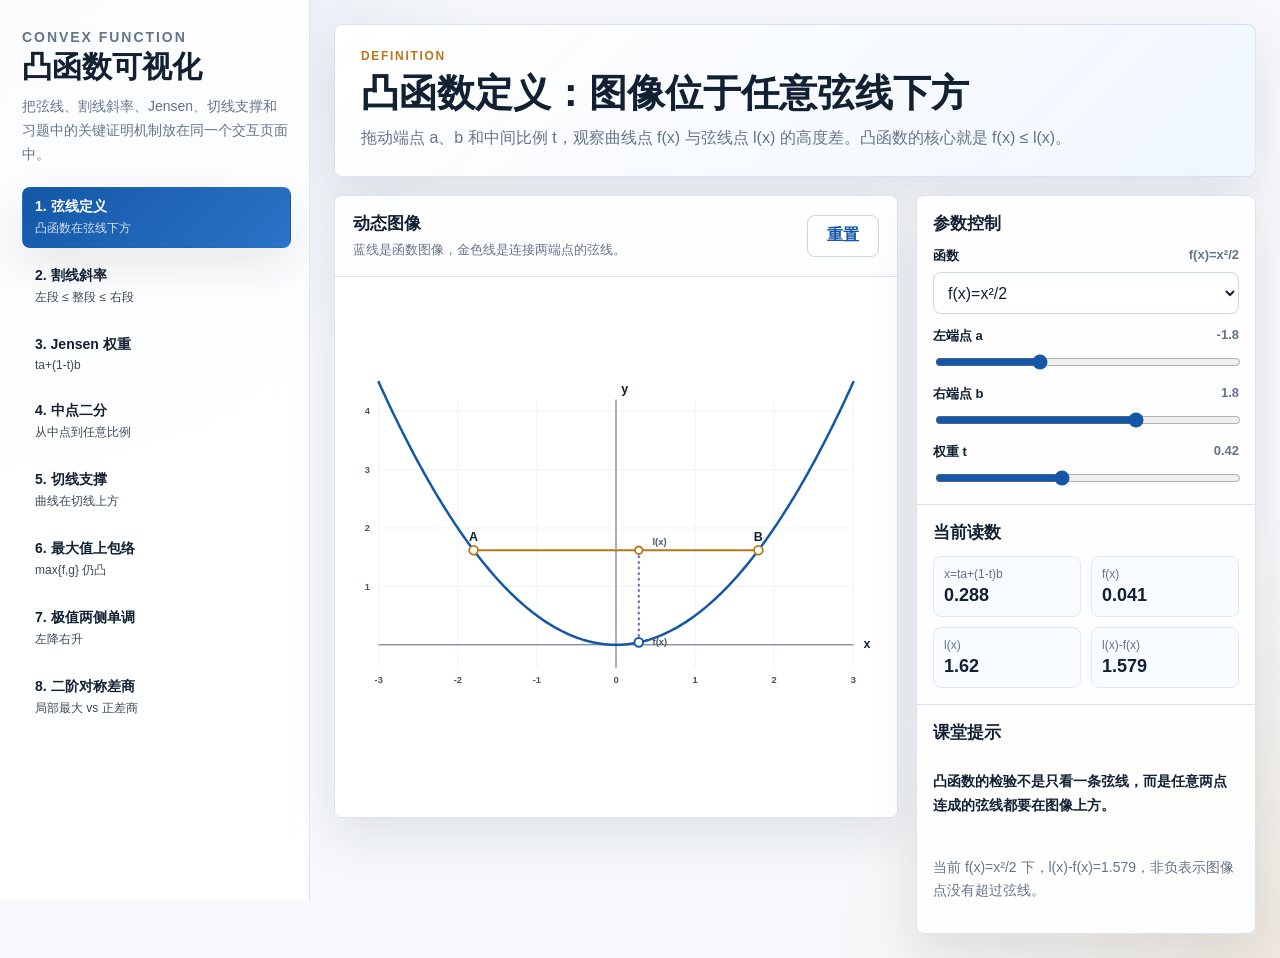
<file: 领军计划/可视化网页/2026-06-20-凸函数可视化/index.html>
<!doctype html>
<html lang="zh-CN">
<head>
  <meta charset="utf-8">
  <meta name="viewport" content="width=device-width, initial-scale=1">
  <title>凸函数可视化</title>
  <link rel="icon" href="data:,">
  <link rel="stylesheet" href="./styles.css">
</head>
<body>
  <div class="app-shell">
    <aside class="sidebar">
      <div class="brand">
        <p class="eyebrow">Convex Function</p>
        <h1>凸函数可视化</h1>
        <p>把弦线、割线斜率、Jensen、切线支撑和习题中的关键证明机制放在同一个交互页面中。</p>
      </div>
      <nav id="scene-nav" class="scene-nav" aria-label="可视化模块"></nav>
    </aside>

    <main class="main-panel">
      <section class="hero">
        <div>
          <p id="scene-kicker" class="scene-kicker"></p>
          <h2 id="scene-title"></h2>
          <p id="scene-description" class="scene-description"></p>
        </div>
      </section>

      <section class="workspace">
        <article class="visual-panel">
          <div class="panel-head">
            <div>
              <h3>动态图像</h3>
              <p id="visual-caption"></p>
            </div>
            <button id="reset-button" type="button">重置</button>
          </div>
          <svg id="visual" viewBox="0 0 900 540" role="img" aria-label="凸函数交互可视化"></svg>
        </article>

        <aside class="control-panel">
          <section>
            <h3>参数控制</h3>
            <div id="controls" class="controls"></div>
          </section>

          <section>
            <h3>当前读数</h3>
            <div id="metrics" class="metrics"></div>
          </section>

          <section>
            <h3>课堂提示</h3>
            <div id="notes" class="notes"></div>
          </section>
        </aside>
      </section>
    </main>
  </div>

  <script src="./scenes.js"></script>
  <script src="./app.js"></script>
</body>
</html>
</file>
<file: 领军计划/可视化网页/2026-05-04-四面体不等式可视化/styles.css>
:root {
  color-scheme: light;
  --ink: #182022;
  --muted: #5a676b;
  --line: #cbd5d6;
  --paper: #f7f9f9;
  --white: #ffffff;
  --teal: #0f766e;
  --red: #b42318;
  --gold: #a15c07;
  --blue: #2563eb;
}

* {
  box-sizing: border-box;
}

body {
  margin: 0;
  background: var(--paper);
  color: var(--ink);
  font-family: "Microsoft YaHei", "Noto Sans SC", Arial, sans-serif;
  line-height: 1.5;
}

main {
  width: min(1180px, calc(100% - 28px));
  margin: 0 auto;
  padding: 28px 0 36px;
}

.stage {
  display: grid;
  grid-template-columns: minmax(280px, 0.72fr) minmax(320px, 1.28fr);
  min-height: 74vh;
  gap: 22px;
  align-items: stretch;
}

.copy {
  display: flex;
  flex-direction: column;
  justify-content: center;
  padding: 28px 0;
}

.eyebrow {
  margin: 0 0 8px;
  color: var(--teal);
  font-weight: 700;
}

h1 {
  margin: 0;
  max-width: 12em;
  font-size: 44px;
  line-height: 1.12;
  letter-spacing: 0;
}

h2 {
  margin: 0 0 10px;
  font-size: 20px;
  letter-spacing: 0;
}

p {
  margin: 0;
}

.copy p:last-child {
  max-width: 34em;
  margin-top: 18px;
  color: var(--muted);
  font-size: 18px;
}

.scene-wrap {
  position: relative;
  overflow: hidden;
  min-height: 520px;
  background: #eef4f4;
  border: 1px solid var(--line);
  border-radius: 8px;
}

#scene {
  width: 100%;
  height: 100%;
  min-height: 520px;
}

.scene-note {
  position: absolute;
  left: 12px;
  right: 12px;
  bottom: 12px;
  display: flex;
  justify-content: space-between;
  gap: 12px;
  padding: 10px 12px;
  background: rgba(255, 255, 255, 0.9);
  border: 1px solid var(--line);
  border-radius: 8px;
  color: var(--muted);
  font-size: 14px;
}

.toolbar,
.grid,
.controls,
.scan {
  margin-top: 18px;
}

.toolbar {
  display: flex;
  flex-wrap: wrap;
  gap: 10px;
}

button {
  min-height: 42px;
  padding: 0 16px;
  border: 1px solid #0b5f59;
  border-radius: 8px;
  background: var(--teal);
  color: white;
  font: inherit;
  font-weight: 700;
  cursor: pointer;
}

button:nth-child(2) {
  background: var(--blue);
  border-color: #1d4ed8;
}

button:nth-child(3) {
  background: var(--gold);
  border-color: #854d0e;
}

button:nth-child(4) {
  background: var(--ink);
  border-color: var(--ink);
}

.grid {
  display: grid;
  grid-template-columns: repeat(4, 1fr);
  gap: 14px;
}

.panel,
.control-group,
.scan {
  background: var(--white);
  border: 1px solid var(--line);
  border-radius: 8px;
  padding: 16px;
}

.panel p {
  color: var(--muted);
}

.math {
  color: var(--ink);
  font-weight: 700;
}

.metric {
  display: flex;
  align-items: baseline;
  justify-content: space-between;
  gap: 12px;
  margin: 18px 0 8px;
  padding-top: 14px;
  border-top: 1px solid var(--line);
}

.metric span {
  color: var(--muted);
}

.metric strong {
  color: var(--teal);
  font-size: 24px;
  letter-spacing: 0;
}

.hint {
  min-height: 42px;
  font-size: 14px;
}

.controls {
  display: grid;
  grid-template-columns: 1fr 1fr 1fr;
  gap: 14px;
}

label {
  display: grid;
  grid-template-columns: 36px 1fr;
  align-items: center;
  gap: 10px;
  margin: 9px 0;
  color: var(--muted);
}

input[type="range"] {
  width: 100%;
  accent-color: var(--teal);
}

.facts p + p {
  margin-top: 10px;
}

.bars {
  display: grid;
  grid-template-columns: repeat(20, 1fr);
  align-items: end;
  min-height: 120px;
  gap: 4px;
  margin-top: 14px;
}

.bar {
  min-height: 4px;
  background: var(--teal);
  border-radius: 4px 4px 0 0;
}

.bar.low {
  background: var(--red);
}

@media (max-width: 980px) {
  .stage,
  .controls {
    grid-template-columns: 1fr;
  }

  .stage {
    min-height: auto;
  }

  h1 {
    max-width: 14em;
    font-size: 34px;
  }

  .grid {
    grid-template-columns: repeat(2, 1fr);
  }
}

@media (max-width: 620px) {
  main {
    width: min(100% - 18px, 1180px);
    padding-top: 16px;
  }

  .grid {
    grid-template-columns: 1fr;
  }

  .scene-wrap,
  #scene {
    min-height: 420px;
  }

  .scene-note {
    flex-direction: column;
  }
}
</file>
<file: 领军计划/可视化网页/2026-06-20-凸函数可视化/styles.css>
:root {
  --bg: #f6f8fb;
  --paper: #ffffff;
  --ink: #122033;
  --muted: #64748b;
  --line: #dbe3ef;
  --blue: #1457a7;
  --blue-2: #2b73c7;
  --gold: #b97818;
  --red: #b13b34;
  --green: #16734d;
  --purple: #6a4fb3;
  --surface: #f8fbff;
  --shadow: 0 18px 50px rgba(18, 32, 51, 0.10);
}

* {
  box-sizing: border-box;
}

body {
  margin: 0;
  min-height: 100vh;
  color: var(--ink);
  background:
    radial-gradient(circle at top left, rgba(20, 87, 167, 0.13), transparent 30rem),
    radial-gradient(circle at bottom right, rgba(185, 120, 24, 0.12), transparent 28rem),
    var(--bg);
  font-family: "Segoe UI", "PingFang SC", "Microsoft YaHei", sans-serif;
}

button,
input,
select {
  font: inherit;
}

.app-shell {
  display: grid;
  grid-template-columns: 310px minmax(0, 1fr);
  min-height: 100vh;
}

.sidebar {
  position: sticky;
  top: 0;
  height: 100vh;
  overflow: auto;
  padding: 26px 18px 28px 22px;
  border-right: 1px solid var(--line);
  background: rgba(255, 255, 255, 0.88);
  backdrop-filter: blur(14px);
}

.brand {
  margin-bottom: 20px;
}

.eyebrow,
.scene-kicker {
  margin: 0 0 8px;
  color: var(--gold);
  font-size: 12px;
  font-weight: 800;
  letter-spacing: 0.14em;
  text-transform: uppercase;
}

.brand h1 {
  margin: 0 0 12px;
  font-size: 30px;
  line-height: 1.12;
}

.brand p {
  margin: 0;
  color: var(--muted);
  line-height: 1.7;
  font-size: 14px;
}

.scene-nav {
  display: grid;
  gap: 8px;
}

.nav-button {
  width: 100%;
  min-height: 48px;
  border: 1px solid transparent;
  border-radius: 8px;
  padding: 10px 12px;
  background: transparent;
  color: var(--ink);
  text-align: left;
  cursor: pointer;
}

.nav-button:hover {
  border-color: rgba(20, 87, 167, 0.18);
  background: rgba(20, 87, 167, 0.06);
}

.nav-button.active {
  color: #fff;
  background: linear-gradient(135deg, var(--blue), var(--blue-2));
  box-shadow: var(--shadow);
}

.nav-title {
  display: block;
  font-size: 14px;
  font-weight: 800;
}

.nav-meta {
  display: block;
  margin-top: 4px;
  font-size: 12px;
  opacity: 0.82;
}

.main-panel {
  padding: 24px;
}

.hero {
  margin-bottom: 18px;
  padding: 24px 26px;
  border: 1px solid rgba(20, 87, 167, 0.14);
  border-radius: 8px;
  background: linear-gradient(135deg, rgba(255, 255, 255, 0.96), rgba(239, 246, 255, 0.92));
  box-shadow: var(--shadow);
}

.hero h2 {
  margin: 0 0 10px;
  font-size: clamp(26px, 3vw, 40px);
  line-height: 1.12;
}

.scene-description {
  max-width: 900px;
  margin: 0;
  color: var(--muted);
  line-height: 1.75;
}

.workspace {
  display: grid;
  grid-template-columns: minmax(0, 1fr) 340px;
  gap: 18px;
  align-items: start;
}

.visual-panel,
.control-panel {
  border: 1px solid var(--line);
  border-radius: 8px;
  background: rgba(255, 255, 255, 0.92);
  box-shadow: var(--shadow);
}

.visual-panel {
  overflow: hidden;
}

.panel-head {
  display: flex;
  justify-content: space-between;
  align-items: center;
  gap: 16px;
  padding: 16px 18px;
  border-bottom: 1px solid var(--line);
}

.panel-head h3,
.control-panel h3 {
  margin: 0;
  font-size: 17px;
}

.panel-head p {
  margin: 5px 0 0;
  color: var(--muted);
  font-size: 13px;
  line-height: 1.5;
}

#reset-button {
  min-width: 72px;
  min-height: 42px;
  border: 1px solid #c8d5e5;
  border-radius: 8px;
  background: #fff;
  color: var(--blue);
  font-weight: 800;
  cursor: pointer;
}

#reset-button:hover {
  background: #eef6ff;
}

#visual {
  width: 100%;
  min-height: 540px;
  display: block;
  background: #ffffff;
}

.control-panel {
  display: grid;
  gap: 0;
  overflow: hidden;
}

.control-panel section {
  padding: 16px;
  border-bottom: 1px solid var(--line);
}

.control-panel section:last-child {
  border-bottom: 0;
}

.controls {
  display: grid;
  gap: 13px;
  margin-top: 12px;
}

.control {
  display: grid;
  gap: 7px;
}

.label-row {
  display: flex;
  justify-content: space-between;
  gap: 10px;
  color: var(--ink);
  font-size: 13px;
  font-weight: 760;
}

.value {
  color: var(--muted);
  font-variant-numeric: tabular-nums;
}

input[type="range"] {
  width: 100%;
  accent-color: var(--blue);
}

select {
  min-height: 42px;
  border: 1px solid #c8d5e5;
  border-radius: 8px;
  padding: 0 10px;
  background: #fff;
  color: var(--ink);
}

.metrics {
  display: grid;
  grid-template-columns: 1fr 1fr;
  gap: 10px;
  margin-top: 12px;
}

.metric {
  padding: 10px;
  border: 1px solid #e2e8f0;
  border-radius: 8px;
  background: var(--surface);
}

.metric-name {
  display: block;
  margin-bottom: 4px;
  color: var(--muted);
  font-size: 12px;
}

.metric-value {
  display: block;
  font-size: 18px;
  font-weight: 820;
  font-variant-numeric: tabular-nums;
}

.notes {
  display: grid;
  gap: 10px;
  margin-top: 12px;
  color: var(--muted);
  font-size: 14px;
  line-height: 1.7;
}

.note-strong {
  color: var(--ink);
  font-weight: 760;
}

.axis {
  stroke: #475569;
  stroke-width: 1.4;
}

.grid-line {
  stroke: #e5edf6;
  stroke-width: 1;
}

.curve {
  fill: none;
  stroke: var(--blue);
  stroke-width: 4;
  stroke-linecap: round;
  stroke-linejoin: round;
}

.curve-alt {
  stroke: var(--red);
}

.curve-green {
  stroke: var(--green);
}

.curve-purple {
  stroke: var(--purple);
}

.helper-line {
  stroke: #64748b;
  stroke-width: 2.2;
  stroke-dasharray: 7 6;
}

.chord {
  stroke: var(--gold);
  stroke-width: 3.2;
}

.tangent {
  stroke: var(--red);
  stroke-width: 3;
}

.gap {
  stroke: var(--purple);
  stroke-width: 3;
  stroke-dasharray: 4 5;
}

.point {
  fill: #fff;
  stroke: var(--blue);
  stroke-width: 3;
}

.point-gold {
  stroke: var(--gold);
}

.point-red {
  stroke: var(--red);
}

.label {
  fill: var(--ink);
  font-size: 20px;
  font-weight: 720;
}

.small-label {
  fill: #475569;
  font-size: 15px;
  font-weight: 650;
}

.formula-label {
  fill: var(--ink);
  font-size: 18px;
  font-weight: 760;
}

.soft-fill {
  fill: rgba(20, 87, 167, 0.08);
}

@media (max-width: 1100px) {
  .app-shell {
    grid-template-columns: 1fr;
  }

  .sidebar {
    position: static;
    height: auto;
    border-right: 0;
    border-bottom: 1px solid var(--line);
  }

  .scene-nav {
    grid-template-columns: repeat(auto-fit, minmax(210px, 1fr));
  }

  .workspace {
    grid-template-columns: 1fr;
  }

  .control-panel {
    order: -1;
  }
}

@media (max-width: 680px) {
  .main-panel {
    padding: 14px;
  }

  .hero,
  .panel-head,
  .control-panel section {
    padding: 14px;
  }

  .metrics {
    grid-template-columns: 1fr;
  }

  #visual {
    min-height: 420px;
  }
}
</file>
